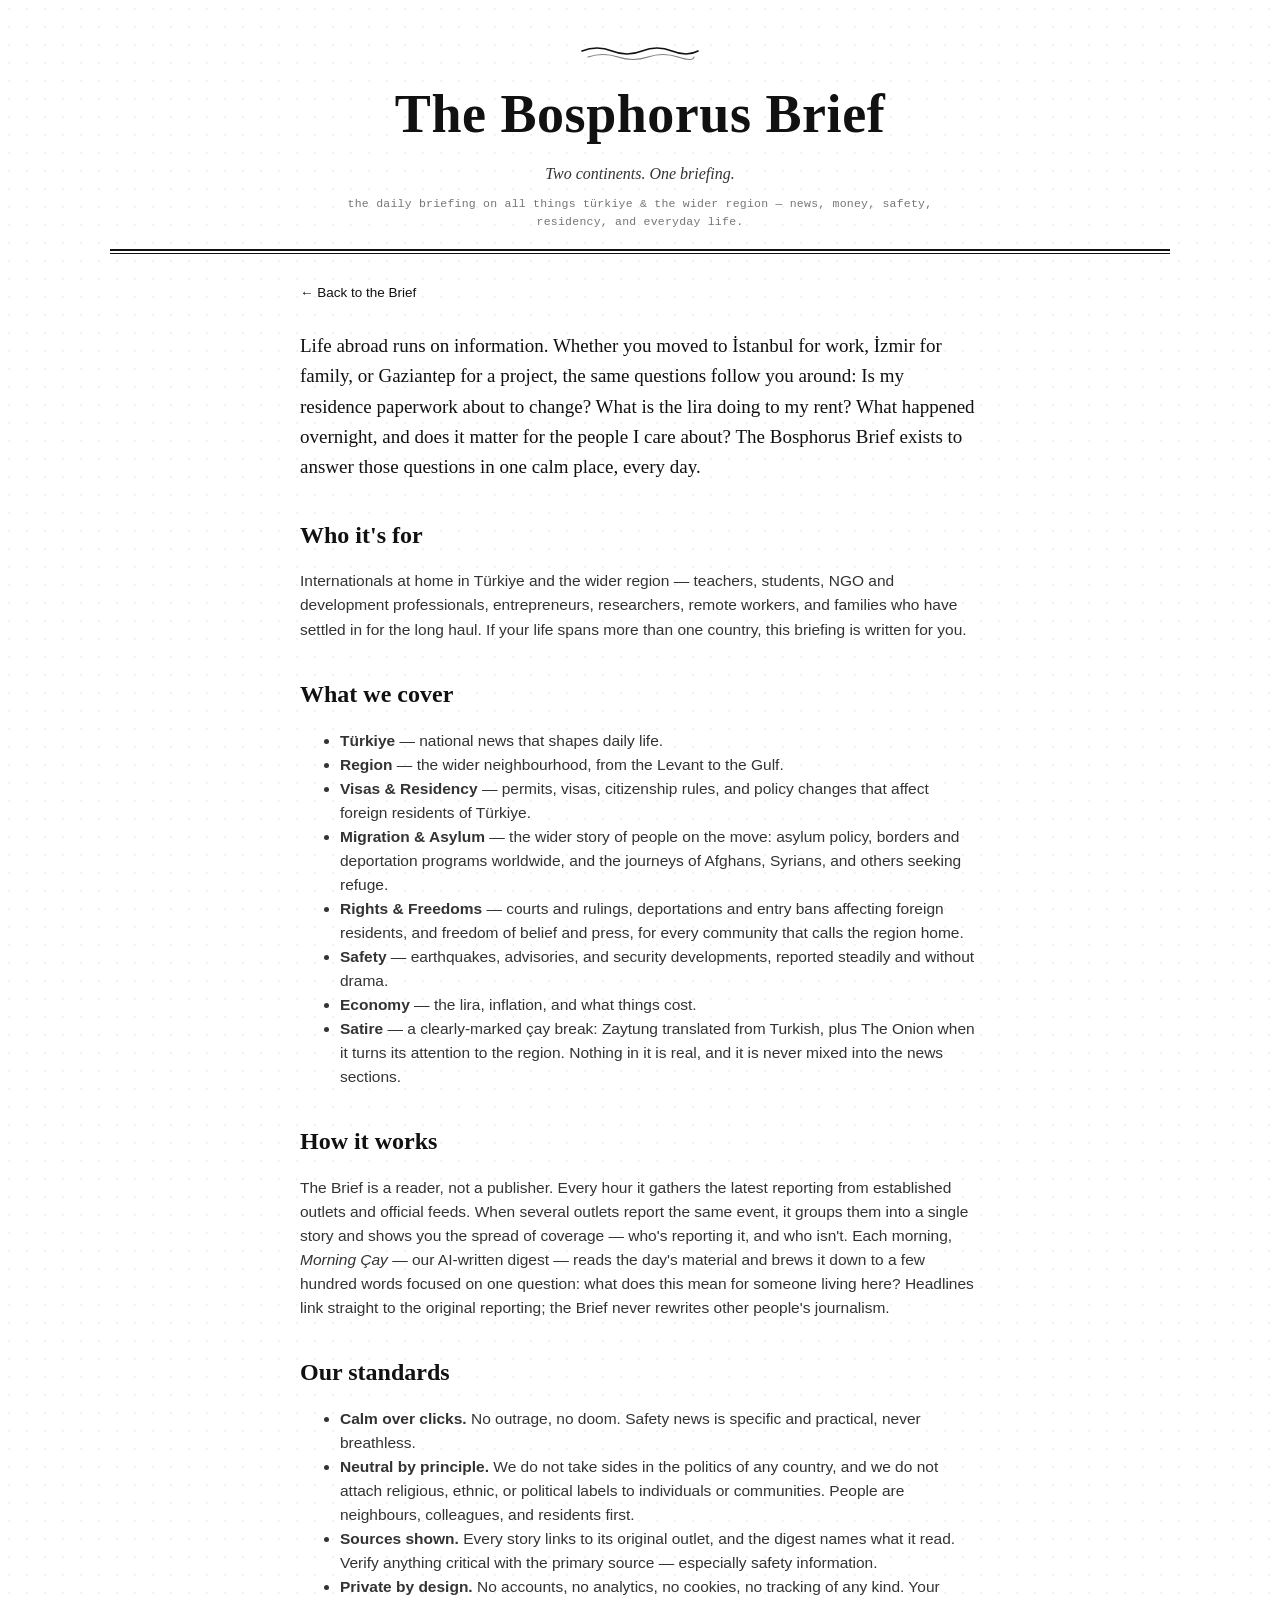
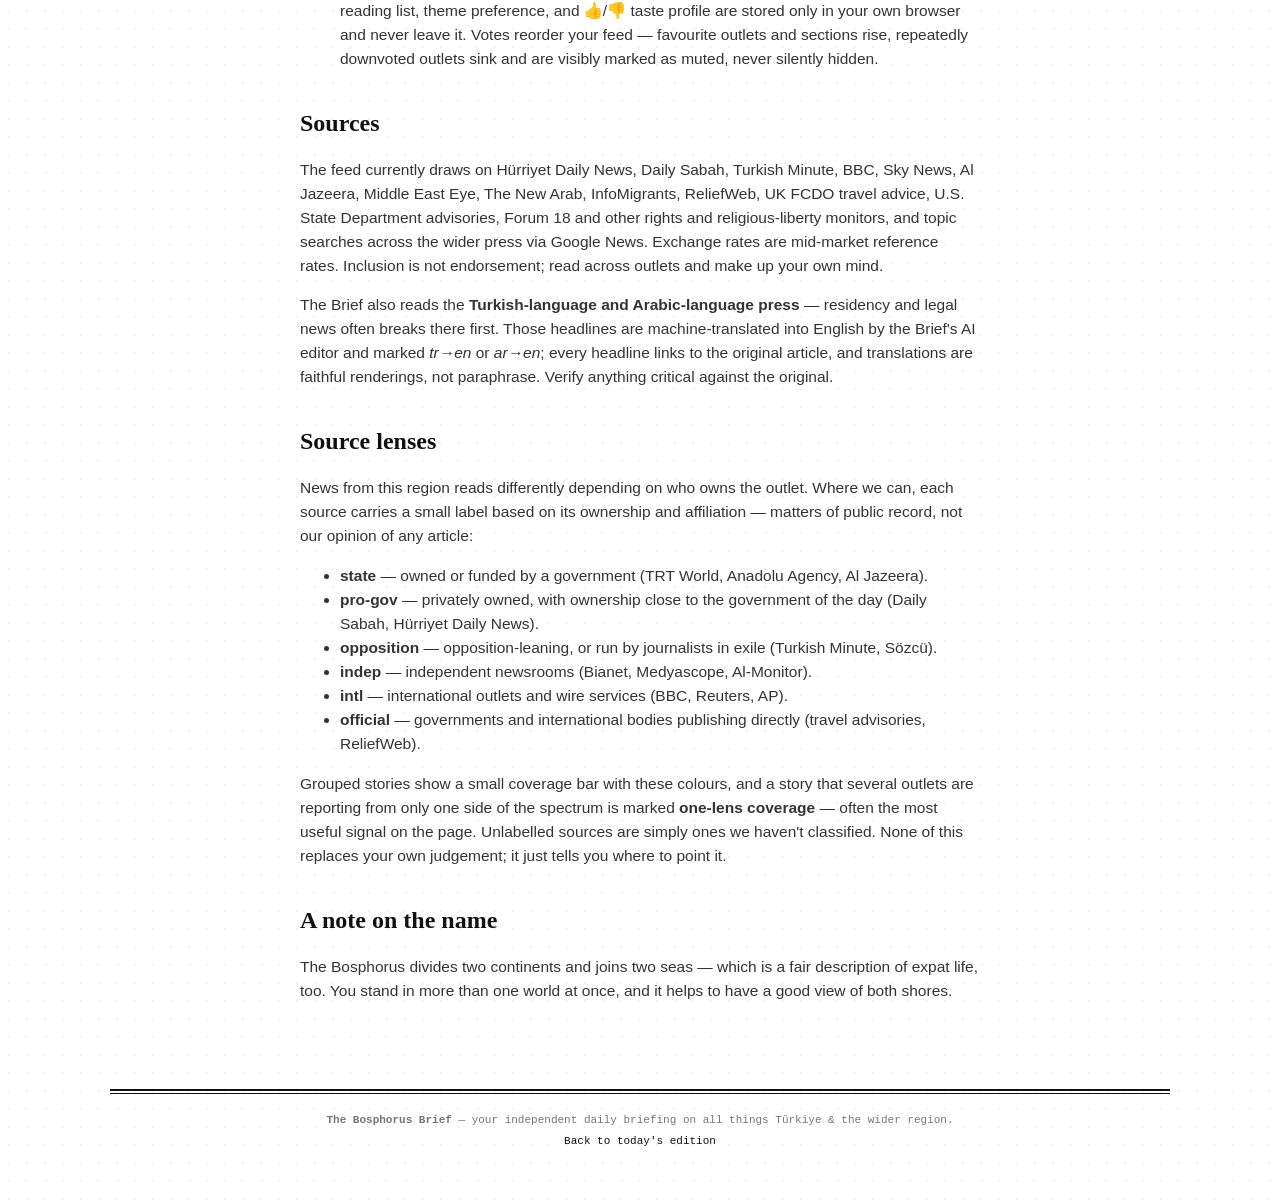
<file: site/about.html>
<!DOCTYPE html>
<html lang="en">
<head>
<meta charset="utf-8">
<meta name="viewport" content="width=device-width, initial-scale=1">
<meta name="robots" content="noindex">
<title>About — The Bosphorus Brief</title>
<link rel="icon" href="assets/favicon.svg?v=2" type="image/svg+xml">
<link rel="icon" href="assets/icon-32.png?v=2" sizes="32x32" type="image/png">
<link rel="apple-touch-icon" href="assets/icon-180.png?v=3">
<link rel="manifest" href="site.webmanifest">
<meta name="theme-color" content="#ffffff" media="(prefers-color-scheme: light)">
<meta name="theme-color" content="#0b0b0b" media="(prefers-color-scheme: dark)">
<link rel="stylesheet" href="assets/style.css?v=23">
</head>
<body>

<header class="masthead">
  <div class="masthead-center">
    <div class="ornament" aria-hidden="true">
      <svg viewBox="0 0 120 16" width="120" height="16"><path d="M2 6 Q17 0 32 6 T62 6 T92 6 T118 6" fill="none" stroke="currentColor" stroke-width="1.6" stroke-linecap="round"/><path d="M8 12 Q23 7 38 12 T68 12 T98 12 T114 12" fill="none" stroke="currentColor" stroke-width="1.2" stroke-linecap="round" opacity=".55"/></svg>
    </div>
    <h1>The Bosphorus Brief</h1>
    <p class="tagline">Two continents. One briefing.</p>
    <p class="standfirst">The daily briefing on all things T&uuml;rkiye &amp; the wider region &mdash; news, money, safety, residency, and everyday life.</p>
  </div>
  <div class="rule-double" aria-hidden="true"></div>
</header>

<main class="prose">
  <a class="back-link" href="index.html">← Back to the Brief</a>

  <p class="lede">Life abroad runs on information. Whether you moved to
  İstanbul for work, İzmir for family, or Gaziantep for a project, the same
  questions follow you around: Is my residence paperwork about to change?
  What is the lira doing to my rent? What happened overnight, and does it
  matter for the people I care about? The Bosphorus Brief exists to answer
  those questions in one calm place, every day.</p>

  <h2>Who it's for</h2>
  <p>Internationals at home in Türkiye and the wider region — teachers,
  students, NGO and development professionals, entrepreneurs, researchers,
  remote workers, and families who have settled in for the long haul. If your
  life spans more than one country, this briefing is written for you.</p>

  <h2>What we cover</h2>
  <ul>
    <li><strong>Türkiye</strong> — national news that shapes daily life.</li>
    <li><strong>Region</strong> — the wider neighbourhood, from the Levant to the Gulf.</li>
    <li><strong>Visas &amp; Residency</strong> — permits, visas, citizenship rules, and policy changes that affect foreign residents of Türkiye.</li>
    <li><strong>Migration &amp; Asylum</strong> — the wider story of people on
    the move: asylum policy, borders and deportation programs worldwide, and
    the journeys of Afghans, Syrians, and others seeking refuge.</li>
    <li><strong>Rights &amp; Freedoms</strong> — courts and rulings, deportations
    and entry bans affecting foreign residents, and freedom of belief and
    press, for every community that calls the region home.</li>
    <li><strong>Safety</strong> — earthquakes, advisories, and security developments, reported steadily and without drama.</li>
    <li><strong>Economy</strong> — the lira, inflation, and what things cost.</li>
    <li><strong>Satire</strong> — a clearly-marked çay break: Zaytung
    translated from Turkish, plus The Onion when it turns its attention to
    the region. Nothing in it is real, and it is never mixed into the news
    sections.</li>
  </ul>

  <h2>How it works</h2>
  <p>The Brief is a reader, not a publisher. Every hour it gathers the latest
  reporting from established outlets and official feeds. When several outlets
  report the same event, it groups them into a single story and shows you the
  spread of coverage — who's reporting it, and who isn't. Each morning, <em>Morning Çay</em> — our
  AI-written digest — reads the day's material and brews it down to a few
  hundred words focused on one question: what does this mean for someone
  living here? Headlines link straight to the original reporting; the Brief
  never rewrites other people's journalism.</p>

  <h2>Our standards</h2>
  <ul>
    <li><strong>Calm over clicks.</strong> No outrage, no doom. Safety news is
    specific and practical, never breathless.</li>
    <li><strong>Neutral by principle.</strong> We do not take sides in the
    politics of any country, and we do not attach religious, ethnic, or
    political labels to individuals or communities. People are neighbours,
    colleagues, and residents first.</li>
    <li><strong>Sources shown.</strong> Every story links to its original
    outlet, and the digest names what it read. Verify anything critical with
    the primary source — especially safety information.</li>
    <li><strong>Private by design.</strong> No accounts, no analytics, no
    cookies, no tracking of any kind. Your reading list, theme preference,
    and 👍/👎 taste profile are stored only in your own browser and never
    leave it. Votes reorder your feed — favourite outlets and sections rise,
    repeatedly downvoted outlets sink and are visibly marked as muted, never
    silently hidden.</li>
  </ul>

  <h2>Sources</h2>
  <p>The feed currently draws on Hürriyet Daily News, Daily Sabah, Turkish
  Minute, BBC, Sky News, Al Jazeera, Middle East Eye, The New Arab,
  InfoMigrants, ReliefWeb, UK FCDO travel advice, U.S. State Department
  advisories, Forum 18 and other rights and religious-liberty monitors, and
  topic searches across the wider press via Google News. Exchange rates are
  mid-market reference rates. Inclusion is not endorsement; read across
  outlets and make up your own mind.</p>
  <p>The Brief also reads the <strong>Turkish-language and Arabic-language
  press</strong> — residency and legal news often breaks there first. Those
  headlines are machine-translated into English by the Brief's AI editor and
  marked <em>tr→en</em> or <em>ar→en</em>; every headline links to the
  original article, and translations are faithful renderings, not
  paraphrase. Verify anything critical against the original.</p>

  <h2>Source lenses</h2>
  <p>News from this region reads differently depending on who owns the
  outlet. Where we can, each source carries a small label based on its
  ownership and affiliation — matters of public record, not our opinion of
  any article:</p>
  <ul>
    <li><strong>state</strong> — owned or funded by a government (TRT World,
    Anadolu Agency, Al Jazeera).</li>
    <li><strong>pro-gov</strong> — privately owned, with ownership close to
    the government of the day (Daily Sabah, Hürriyet Daily News).</li>
    <li><strong>opposition</strong> — opposition-leaning, or run by
    journalists in exile (Turkish Minute, Sözcü).</li>
    <li><strong>indep</strong> — independent newsrooms (Bianet, Medyascope,
    Al-Monitor).</li>
    <li><strong>intl</strong> — international outlets and wire services
    (BBC, Reuters, AP).</li>
    <li><strong>official</strong> — governments and international bodies
    publishing directly (travel advisories, ReliefWeb).</li>
  </ul>
  <p>Grouped stories show a small coverage bar with these colours, and a
  story that several outlets are reporting from only one side of the
  spectrum is marked <strong>one-lens coverage</strong> — often the most
  useful signal on the page. Unlabelled sources are simply ones we haven't
  classified. None of this replaces your own judgement; it just tells you
  where to point it.</p>

  <h2>A note on the name</h2>
  <p>The Bosphorus divides two continents and joins two seas — which is a
  fair description of expat life, too. You stand in more than one world at
  once, and it helps to have a good view of both shores.</p>
</main>

<footer class="site-footer">
  <div class="rule-double" aria-hidden="true"></div>
  <p><strong>The Bosphorus Brief</strong> — your independent daily briefing on all things Türkiye &amp; the wider region.</p>
  <p><a href="index.html">Back to today's edition</a></p>
</footer>

</body>
</html>
</file>
<file: site/assets/style.css>
/* The Bosphorus Brief — editorial design system.
   Strict monochrome: broadsheet structure (serif display, double rules,
   hairlines) set with instrument-panel chrome (monospace microlabels,
   square corners, grayscale scales). */

:root {
  --paper: #ffffff;
  --surface: #ffffff;
  --ink: #111111;
  --ink-soft: #333333;
  --muted: #757575;
  --hairline: #e2e2e2;
  --turquoise: #111111;
  --cobalt: #111111;
  --coral: #444444;
  --gold: #666666;
  --deep-red: #000000;
  --olive: #777777;
  --g-max: #111111;
  --g-hi: #454545;
  --g-mid: #6e6e6e;
  --g-lo: #9a9a9a;
  --g-faint: #c4c4c4;
  --g-ghost: #e2e2e2;
  --shadow: none;
  --serif: "Iowan Old Style", "Palatino Linotype", Palatino, Georgia, "Times New Roman", serif;
  --sans: -apple-system, BlinkMacSystemFont, "Segoe UI", Roboto, "Helvetica Neue", Arial, sans-serif;
  --mono: ui-monospace, "SF Mono", SFMono-Regular, Menlo, "Cascadia Mono", "Roboto Mono", Consolas, monospace;
}

[data-theme="dark"] {
  --paper: #0b0b0b;
  --surface: #0b0b0b;
  --ink: #f2f2f2;
  --ink-soft: #cfcfcf;
  --muted: #8c8c8c;
  --hairline: #2a2a2a;
  --turquoise: #f2f2f2;
  --cobalt: #f2f2f2;
  --coral: #c9c9c9;
  --gold: #a8a8a8;
  --deep-red: #ffffff;
  --olive: #9a9a9a;
  --g-max: #f2f2f2;
  --g-hi: #c9c9c9;
  --g-mid: #a0a0a0;
  --g-lo: #7a7a7a;
  --g-faint: #4a4a4a;
  --g-ghost: #2c2c2c;
  --shadow: none;
}

@media (prefers-color-scheme: dark) {
  :root:not([data-theme="light"]) {
  --paper: #0b0b0b;
    --surface: #0b0b0b;
    --ink: #f2f2f2;
    --ink-soft: #cfcfcf;
    --muted: #8c8c8c;
    --hairline: #2a2a2a;
    --turquoise: #f2f2f2;
    --cobalt: #f2f2f2;
    --coral: #c9c9c9;
    --gold: #a8a8a8;
    --deep-red: #ffffff;
    --olive: #9a9a9a;
    --g-max: #f2f2f2;
    --g-hi: #c9c9c9;
    --g-mid: #a0a0a0;
    --g-lo: #7a7a7a;
    --g-faint: #4a4a4a;
    --g-ghost: #2c2c2c;
    --shadow: none;
  }
}

* { box-sizing: border-box; }

html { -webkit-text-size-adjust: 100%; }

:focus-visible { outline: 2px solid var(--ink); outline-offset: 2px; }

@media (prefers-reduced-motion: reduce) {
  *, *::before, *::after {
    animation-duration: .01ms !important;
    animation-iteration-count: 1 !important;
    transition-duration: .01ms !important;
  }
}

body {
  margin: 0;
  background-color: var(--paper);
  background-image: radial-gradient(color-mix(in srgb, var(--ink) 5%, transparent) 1px, transparent 1px);
  background-size: 18px 18px;
  color: var(--ink);
  font-family: var(--sans);
  font-size: 16px;
  line-height: 1.55;
}

a { color: var(--ink); text-decoration: none; }
a:hover { text-decoration: underline; }

/* ------------------------------------------------------------- masthead -- */

.masthead { max-width: 1100px; margin: 0 auto; padding: 18px 20px 0; }

.masthead-top {
  display: flex;
  justify-content: space-between;
  align-items: center;
  font-family: var(--mono);
  font-size: 11.5px;
  letter-spacing: .04em;
  text-transform: uppercase;
  color: var(--muted);
  border-bottom: 1px solid var(--hairline);
  padding-bottom: 8px;
}

.masthead-top-right { display: flex; align-items: center; gap: 10px; }

.masthead-center { text-align: center; padding: 26px 0 18px; }

.ornament { color: var(--turquoise); margin-bottom: 4px; }

.masthead h1 {
  font-family: var(--serif);
  font-weight: 600;
  font-size: clamp(34px, 6vw, 54px);
  letter-spacing: .01em;
  margin: 0;
}

.tagline {
  margin: 6px 0 0;
  font-family: var(--serif);
  font-style: italic;
  font-size: 16px;
  color: var(--ink-soft);
}

.standfirst {
  margin: 8px auto 0;
  max-width: 620px;
  font-family: var(--mono);
  font-size: 11.5px;
  letter-spacing: .02em;
  text-transform: lowercase;
  color: var(--muted);
}

.rule-double {
  max-width: 1100px;
  margin: 0 auto;
  border-top: 2px solid var(--ink);
  position: relative;
}
.rule-double::after {
  content: "";
  display: block;
  border-top: 1px solid var(--ink);
  margin-top: 2px;
}

/* ----------------------------------------------------------------- tabs -- */

.tabs {
  counter-reset: tab;
  position: sticky;
  top: 0;
  z-index: 10;
  background: color-mix(in srgb, var(--paper) 88%, transparent);
  backdrop-filter: blur(8px);
  display: flex;
  gap: 2px;
  overflow-x: auto;
  max-width: 1100px;
  margin: 0 auto;
  padding: 6px 12px;
  border-bottom: 1px solid var(--hairline);
  scrollbar-width: none;
}
.tabs::-webkit-scrollbar { display: none; }

.tab {
  appearance: none;
  background: none;
  border: none;
  border-bottom: 2px solid transparent;
  color: var(--ink-soft);
  font: 500 12.5px/1.2 var(--mono);
  text-transform: lowercase;
  letter-spacing: .01em;
  padding: 9px 11px 8px;
  cursor: pointer;
  white-space: nowrap;
}
.tab::before {
  counter-increment: tab;
  content: counter(tab, decimal-leading-zero) " ";
  color: var(--muted);
  font-size: 10px;
}
.tab:hover { color: var(--ink); }
.tab.active { color: var(--ink); font-weight: 700; border-bottom-color: var(--ink); }

.cay-tab {
  appearance: none;
  background: none;
  border: none;
  display: inline-flex;
  align-items: center;
  gap: 6px;
  color: var(--ink);
  font: 700 12.5px/1.2 var(--mono);
  text-transform: lowercase;
  letter-spacing: .01em;
  padding: 9px 12px 8px;
  margin-right: 4px;
  border-right: 1px solid var(--hairline);
  cursor: pointer;
  white-space: nowrap;
}
.cay-tab:hover { color: var(--ink); }

.count[hidden] { display: none; }

.count {
  display: inline-block;
  min-width: 17px;
  margin-left: 6px;
  padding: 0 4px;
  border-radius: 2px;
  background: var(--ink);
  color: var(--paper);
  font-size: 11px;
  line-height: 17px;
  text-align: center;
}

/* --------------------------------------------------------------- layout -- */

.layout {
  max-width: 1100px;
  margin: 0 auto;
  padding: 22px 20px 40px;
  display: grid;
  grid-template-columns: minmax(0, 1fr) 335px;
  gap: 34px;
}

.rail-toggle { display: none; }

/* On wide screens the rail pins below the tabs and scrolls inside itself,
   so page length is set by the story feed — not the sidebar. */
@media (min-width: 901px) {
  .rail {
    position: sticky;
    top: 60px;
    align-self: start;
    max-height: calc(100vh - 74px);
    overflow-y: auto;
    overscroll-behavior: contain;
    scrollbar-width: thin;
    scrollbar-color: var(--hairline) transparent;
    padding: 4px 4px 0;
    margin: -4px -4px 0;
  }
  .rail::-webkit-scrollbar { width: 5px; }
  .rail::-webkit-scrollbar-thumb { background: var(--hairline); }
  .rail::-webkit-scrollbar-track { background: transparent; }
  .rail > :last-child { margin-bottom: 4px; }
}

@media (max-width: 900px) {
  .layout { grid-template-columns: 1fr; }
  .rail { order: -1; }
  .rail .card:not(.digest-card) { display: none; }
  .rail.rail-expanded .card { display: block; }
  .rail-toggle {
    display: block;
    width: 100%;
    appearance: none;
    background: none;
    border: 1px dashed var(--muted);
    border-radius: 0;
    color: var(--ink-soft);
    font: 500 12px var(--mono);
    text-transform: lowercase;
    padding: 10px;
    margin-bottom: 18px;
    cursor: pointer;
  }
}

/* ----------------------------------------------------------------- feed -- */

.layout main { scroll-margin-top: 56px; }

.section-title {
  font-family: var(--serif);
  font-size: 21px;
  font-weight: 600;
  margin: 2px 0 10px;
}

.feed-tools { display: flex; align-items: center; gap: 10px; margin-bottom: 6px; }

#search {
  flex: 1;
  background: var(--surface);
  border: 1px solid var(--hairline);
  border-radius: 0;
  padding: 8px 12px;
  font: 13px var(--mono);
  color: var(--ink);
}
#search::placeholder { text-transform: lowercase; }
#search:focus { outline: 2px solid var(--ink); outline-offset: 1px; border-color: transparent; }

.ghost-btn {
  appearance: none;
  background: none;
  border: 1px solid var(--hairline);
  border-radius: 0;
  color: var(--ink-soft);
  font-size: 15px;
  line-height: 1;
  padding: 8px 10px;
  cursor: pointer;
}
.ghost-btn:hover { color: var(--ink); border-color: var(--muted); }
.ghost-btn.spinning { animation: spin 1s linear infinite; }
@keyframes spin { to { transform: rotate(360deg); } }

.updated-stamp { font-family: var(--mono); font-size: 10.5px; color: var(--muted); white-space: nowrap; }

.notice {
  background: var(--surface);
  border: 1px solid var(--hairline);
  border-left: 3px solid var(--ink);
  border-radius: 0;
  padding: 10px 14px;
  font-size: 13.5px;
  color: var(--ink-soft);
  margin: 8px 0;
}

/* --------------------------------------------------------------- legend -- */

.legend { margin: 6px 0 4px; }

.legend summary {
  list-style: none;
  display: inline-flex;
  align-items: center;
  gap: 7px;
  font: 500 11px var(--mono);
  text-transform: lowercase;
  letter-spacing: .02em;
  color: var(--muted);
  cursor: pointer;
  padding: 4px 0;
  -webkit-user-select: none;
  user-select: none;
}
.legend summary::-webkit-details-marker { display: none; }
.legend summary:hover { color: var(--ink); }
.legend summary .chev { font-size: 9px; transition: transform .15s; }
.legend[open] summary .chev { transform: rotate(180deg); }

.legend-body {
  background: var(--surface);
  border: 1px solid var(--hairline);
  border-radius: 0;
  padding: 12px 14px 8px;
  margin-top: 6px;
}
.legend-intro { margin: 0 0 10px; font-size: 13px; color: var(--ink-soft); }

.legend-grid {
  display: grid;
  grid-template-columns: auto 1fr;
  gap: 9px 12px;
  align-items: baseline;
  font-size: 13px;
  color: var(--ink-soft);
}
.legend-grid .lens, .legend-grid .blindspot { justify-self: start; cursor: default; }
.legend-spectrum { align-self: center; width: 62px; }

.stories { list-style: none; margin: 0; padding: 0; }

.story {
  padding: 16px 2px 15px;
  border-bottom: 1px solid var(--hairline);
  display: grid;
  grid-template-columns: minmax(0, 1fr) auto;
  gap: 4px 14px;
}

.story-meta {
  grid-column: 1 / -1;
  display: flex;
  flex-wrap: wrap;
  align-items: baseline;
  gap: 6px 10px;
  font-family: var(--mono);
  font-size: 10.5px;
  letter-spacing: .03em;
  text-transform: uppercase;
}
.story-source { color: var(--ink); font-weight: 700; }
.story-time { color: var(--muted); font-family: var(--mono); font-size: 10.5px; }
.story-cat { color: var(--muted); }

.story h3 {
  margin: 2px 0 0;
  font-family: var(--serif);
  font-size: 19.5px;
  font-weight: 600;
  line-height: 1.3;
}
.story h3 a { color: var(--ink); }
.story h3 a:hover { text-decoration: underline; text-underline-offset: 3px; }
.story h3 a:visited { color: var(--ink-soft); }

.story-summary { grid-column: 1; margin: 5px 0 0; font-family: var(--serif); font-size: 15px; line-height: 1.5; color: var(--ink-soft); }

/* -------------------------------------------- lenses, coverage, blindspots -- */

/* Monochrome chip grammar: fill weight and line style carry the category —
   solid = state, gray = pro-gov, heavy outline = opposition, thin outline =
   independent, dashed = international, double rule = official. */
.lens {
  font: 700 9px/1 var(--mono);
  letter-spacing: .05em;
  text-transform: lowercase;
  padding: 3px 6px;
  border-radius: 2px;
  border: 1px solid var(--ink);
  white-space: nowrap;
  cursor: help;
}
.lens-state { background: var(--ink); border-color: var(--ink); color: var(--paper); }
.lens-progov { background: var(--g-mid); border-color: var(--g-mid); color: var(--paper); }
.lens-opposition { border-width: 2px; padding: 2px 5px; color: var(--ink); }
.lens-independent { color: var(--ink); }
.lens-international { border: 1px dashed var(--muted); color: var(--muted); }
.lens-official { border: 3px double var(--muted); padding: 1.5px 5px; color: var(--muted); }
.lens-unrated { border: 1px dotted var(--muted); color: var(--muted); opacity: .7; }
.lens-satire {
  border: 1px solid var(--ink);
  color: var(--ink);
  background: repeating-linear-gradient(45deg,
    transparent 0 4px,
    color-mix(in srgb, var(--ink) 14%, transparent) 4px 8px);
}
.lens-translated { border: 1px solid var(--muted); color: var(--muted); }

.blindspot {
  font: 700 9px/1 var(--mono);
  letter-spacing: .05em;
  text-transform: lowercase;
  padding: 3px 6px;
  border-radius: 2px;
  background: var(--ink);
  color: var(--paper);
  outline: 1px dashed var(--paper);
  outline-offset: -3px;
  white-space: nowrap;
  cursor: help;
}

.coverage { grid-column: 1; margin-top: 9px; }

.coverage-btn {
  display: inline-flex;
  align-items: center;
  gap: 8px;
  appearance: none;
  background: none;
  border: 1px solid var(--hairline);
  border-radius: 0;
  padding: 5px 10px;
  font: 500 10.5px var(--mono);
  text-transform: lowercase;
  color: var(--ink-soft);
  cursor: pointer;
}
.coverage-btn:hover { border-color: var(--muted); color: var(--ink); }
.coverage-btn .chev { font-size: 9px; transition: transform .15s; }
.coverage-btn.open .chev { transform: rotate(180deg); }

.spectrum {
  display: inline-flex;
  width: 62px;
  height: 6px;
  border-radius: 0;
  overflow: hidden;
}
.seg { display: block; height: 100%; }
.seg + .seg { border-left: 1px solid var(--paper); }
.seg-state { background: var(--g-max); }
.seg-progov { background: var(--g-hi); }
.seg-opposition { background: var(--g-mid); }
.seg-independent { background: var(--g-lo); }
.seg-international { background: var(--g-faint); }
.seg-official { background: var(--g-ghost); }
.seg-satire { background: var(--g-faint); }
.seg-unrated { background: var(--hairline); }

.coverage-list { list-style: none; margin: 8px 0 0; padding: 0 0 0 2px; }
.coverage-list li {
  display: flex;
  align-items: baseline;
  gap: 8px;
  padding: 4px 0;
  font-size: 13.5px;
}
.coverage-list a { color: var(--ink); font-weight: 600; }
.coverage-list a:hover { text-decoration: underline; }

.story-actions {
  grid-column: 2;
  grid-row: 2 / span 3;
  align-self: start;
  display: flex;
  flex-direction: column;
  align-items: center;
  gap: 6px;
}

.share-btn {
  appearance: none;
  background: none;
  border: none;
  cursor: pointer;
  color: var(--muted);
  padding: 2px 4px;
  line-height: 1;
}
.share-btn:hover { color: var(--ink); }
.share-btn.done, .ghost-btn.done { color: var(--ink); font-weight: 700; }
.share-glyph { display: inline-flex; }

.save-btn {
  appearance: none;
  background: none;
  border: none;
  cursor: pointer;
  color: var(--muted);
  font-size: 17px;
  padding: 2px 4px;
}
.save-btn:hover { color: var(--ink); }
.save-btn.saved { color: var(--ink); }

.vote-btn {
  appearance: none;
  background: none;
  border: none;
  cursor: pointer;
  color: var(--muted);
  padding: 2px 4px;
  line-height: 1;
}
.vote-btn:hover { color: var(--ink); }
.vote-btn.voted { color: var(--ink); }
.vote-btn.voted svg { fill: currentColor; }

.story-muted { opacity: .5; }
.story-muted:hover { opacity: .85; }

.muted-flag {
  font: 700 9px/1 var(--mono);
  letter-spacing: .05em;
  text-transform: lowercase;
  padding: 3px 6px;
  border: 1px dashed var(--muted);
  border-radius: 2px;
  color: var(--muted);
  cursor: pointer;
  white-space: nowrap;
}

.vote-key { justify-self: start; display: inline-flex; gap: 4px; color: var(--ink-soft); }

.linkish {
  appearance: none;
  background: none;
  border: none;
  padding: 0;
  font: inherit;
  color: inherit;
  text-decoration: underline;
  cursor: pointer;
}

.empty-state { color: var(--muted); font-style: italic; padding: 30px 4px; }

.satire-note {
  margin: 0 0 8px;
  padding: 8px 12px;
  border: 1px dashed var(--muted);
  font-family: var(--mono);
  font-size: 11px;
  color: var(--muted);
}

/* ----------------------------------------------------------------- rail -- */

.card {
  background: var(--surface);
  border: 1px solid var(--hairline);
  border-radius: 0;
  padding: 18px 18px 14px;
  margin-bottom: 20px;
}

.card-head { display: flex; gap: 10px; align-items: center; margin-bottom: 10px; }
.card-head h2 {
  margin: 0;
  font: 700 11px/1.2 var(--mono);
  letter-spacing: .08em;
  text-transform: uppercase;
  color: var(--ink);
}
.card-sub { margin: 2px 0 0; font-family: var(--mono); font-size: 10.5px; color: var(--muted); }

.cay-icon { color: var(--ink); display: grid; place-items: center; }

.digest-card { border-top: 3px solid var(--ink); scroll-margin-top: 56px; }

.digest-card.glow { animation: cay-glow 1.6s ease-out 1; }
@keyframes cay-glow {
  0% { box-shadow: 0 0 0 3px var(--ink); }
  100% { box-shadow: none; }
}

.info-btn {
  appearance: none;
  background: none;
  border: none;
  margin-left: auto;
  align-self: flex-start;
  color: var(--muted);
  font-size: 16px;
  line-height: 1;
  padding: 2px 4px;
  cursor: pointer;
}
.info-btn:hover, .info-btn.open { color: var(--ink); }

.digest-about {
  margin: 0 0 12px;
  padding: 10px 12px;
  background: color-mix(in srgb, var(--ink) 5%, transparent);
  border-left: 3px solid var(--ink);
  border-radius: 0;
  font-size: 13.5px;
  color: var(--ink-soft);
}

.digest-title { font-family: var(--serif); font-size: 20px; font-weight: 600; margin: 4px 0 8px; line-height: 1.3; }
.digest-overview { font-family: var(--serif); font-size: 14.5px; line-height: 1.55; color: var(--ink-soft); margin: 0 0 10px; }

.digest-section { border-top: 1px solid var(--hairline); padding: 9px 0; }
.digest-section h4 {
  margin: 0 0 3px;
  font: 700 10.5px/1.3 var(--mono);
  letter-spacing: .06em;
  text-transform: uppercase;
  color: var(--muted);
}
.digest-section p { margin: 0; font-family: var(--serif); font-size: 14px; line-height: 1.55; color: var(--ink-soft); }

.digest-closing { font-family: var(--serif); font-style: italic; font-size: 14.5px; margin: 10px 0 4px; }

.fineprint { font-family: var(--mono); font-size: 10px; line-height: 1.6; color: var(--muted); margin: 10px 0 2px; }

.rates { width: 100%; border-collapse: collapse; }
.rates td { padding: 7px 0; border-bottom: 1px solid var(--hairline); font-family: var(--mono); font-size: 13px; }
.rates tr:last-child td { border-bottom: none; }
.rates .pair { color: var(--ink-soft); }
.rates .rate { text-align: right; font-variant-numeric: tabular-nums; font-weight: 650; }

.advisories { list-style: none; margin: 0; padding: 0; }
.advisories li {
  display: flex;
  justify-content: space-between;
  align-items: center;
  padding: 6px 0;
  border-bottom: 1px solid var(--hairline);
  font-size: 14px;
}
.advisories li:last-child { border-bottom: none; }
.advisories a { color: var(--ink); }

.level {
  font: 700 10px/1 var(--mono);
  letter-spacing: .03em;
  text-transform: lowercase;
  padding: 4px 8px;
  border-radius: 2px;
}
.level-1 { border: 1px solid var(--muted); color: var(--muted); }
.level-2 { background: var(--g-lo); color: var(--paper); }
.level-3 { background: var(--g-hi); color: var(--paper); }
.level-4 { background: var(--g-max); color: var(--paper); }

.quakes { list-style: none; margin: 0; padding: 0; }
.quakes li {
  display: flex;
  align-items: baseline;
  gap: 9px;
  padding: 6px 0;
  border-bottom: 1px solid var(--hairline);
  font-size: 13px;
}
.quakes li:last-child { border-bottom: none; }
.quakes a { color: var(--ink); }
.quakes .story-time { margin-left: auto; white-space: nowrap; }

.qmag {
  font: 700 11px/1 var(--mono);
  font-variant-numeric: tabular-nums;
  padding: 4px 6px;
  border-radius: 2px;
  min-width: 32px;
  text-align: center;
}
.qmag-low { border: 1px solid var(--muted); color: var(--ink-soft); padding: 3px 5px; }
.qmag-mid { background: var(--g-mid); color: var(--paper); }
.qmag-high { background: var(--g-hi); color: var(--paper); }
.qmag-severe { background: var(--g-max); color: var(--paper); }

.quick-links { list-style: none; margin: 0; padding: 0; }
.quick-links li { border-bottom: 1px solid var(--hairline); }
.quick-links li:last-child { border-bottom: none; }
.quick-links a { display: block; padding: 8px 2px; color: var(--ink); font-size: 14px; font-weight: 600; }
.quick-links a span { display: block; font-family: var(--mono); font-weight: 400; font-size: 10.5px; color: var(--muted); }
.quick-links a:hover { text-decoration: underline; }

/* --------------------------------------------------------------- footer -- */

.site-footer { max-width: 1100px; margin: 10px auto 0; padding: 0 20px 46px; text-align: center; }
.site-footer .rule-double { margin-bottom: 18px; }
.site-footer p { margin: 4px 0; font-family: var(--mono); font-size: 11px; color: var(--muted); }

/* ---------------------------------------------------------------- about -- */

.prose { max-width: 720px; margin: 0 auto; padding: 26px 20px 60px; }
.prose h2 { font-family: var(--serif); font-size: 24px; margin: 34px 0 10px; }
.prose p, .prose li { font-size: 15.5px; color: var(--ink-soft); }
.prose .lede { font-family: var(--serif); font-size: 19px; line-height: 1.6; color: var(--ink); }
.back-link { display: inline-block; margin-bottom: 8px; font-size: 13.5px; }

.unit-line { letter-spacing: .06em; opacity: .75; }

#lens-toast {
  position: fixed;
  bottom: 20px;
  left: 50%;
  transform: translateX(-50%);
  z-index: 60;
  max-width: min(92vw, 480px);
  background: var(--ink);
  color: var(--paper);
  font: 500 11.5px/1.5 var(--mono);
  padding: 10px 14px;
  border-radius: 2px;
  cursor: pointer;
}
#lens-toast[hidden] { display: none; }

.lens, .blindspot { cursor: pointer; }
</file>
